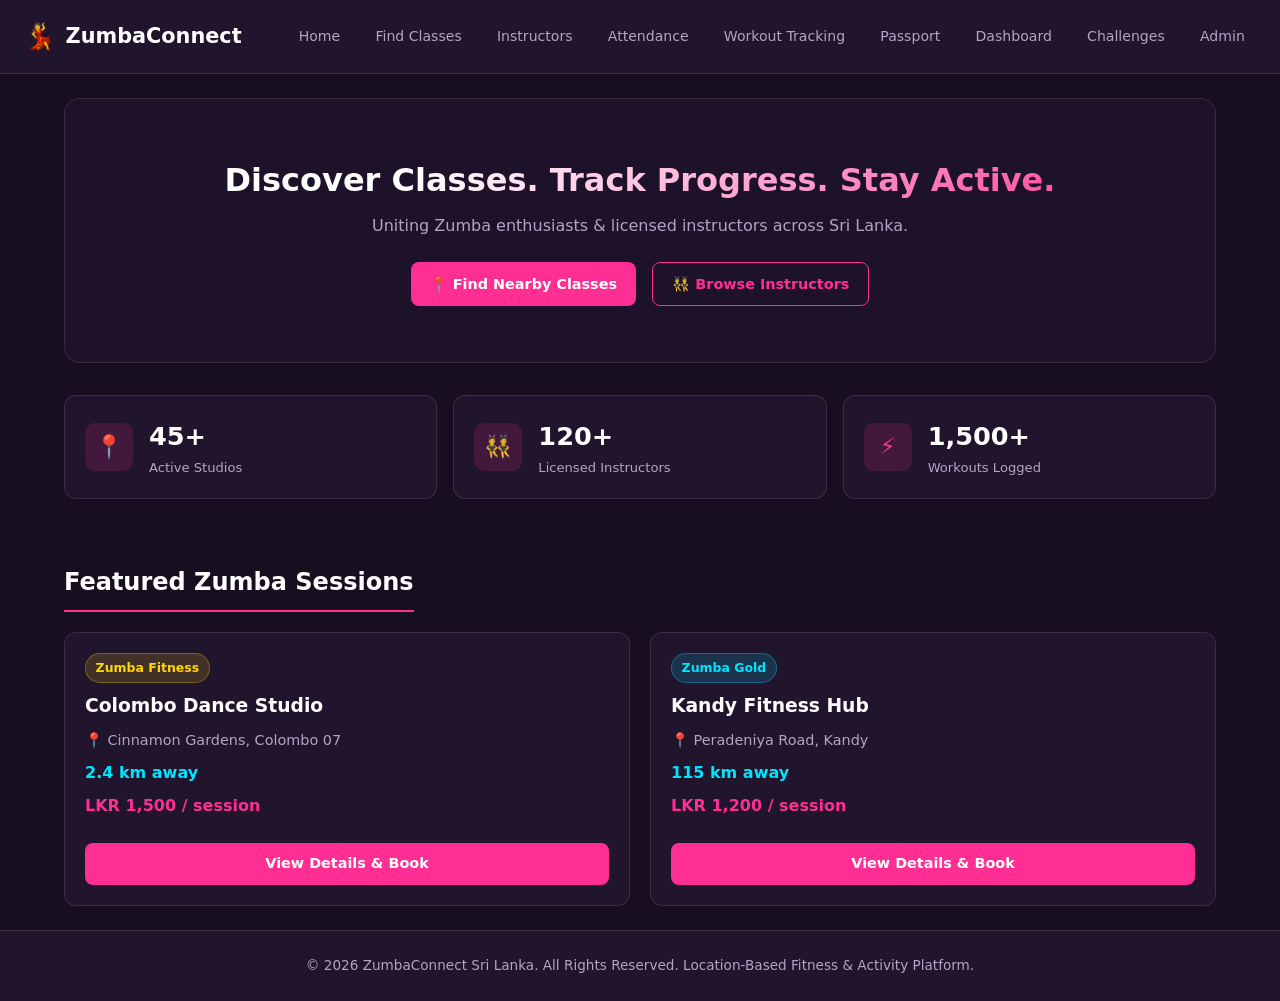
<file: index.html>
<!DOCTYPE html>
<html lang="en">
<head>
  <meta charset="UTF-8">
  <meta name="viewport" content="width=device-width, initial-scale=1.0">
  <title>ZumbaConnect - Discover Classes & Track Fitness</title>
  <link rel="stylesheet" href="styles.css">
</head>
<body>
  
  <nav class="navbar">
    <a href="index.html" class="brand">
      <span class="brand-icon">💃</span> ZumbaConnect
    </a>
    <button class="nav-toggle" onclick="toggleMobileMenu()" aria-label="Toggle Navigation">☰</button>
    <ul class="nav-links" id="nav-links">
      <li><a href="index.html" >Home</a></li>
      <li><a href="find-classes.html" >Find Classes</a></li>
      <li><a href="instructors.html" >Instructors</a></li>
      <li><a href="attendance.html" >Attendance</a></li>
      <li><a href="activity-tracking.html" >Workout Tracking</a></li>
      <li><a href="fitness-passport.html" >Passport</a></li>
      <li><a href="fitness-dashboard.html" >Dashboard</a></li>
      <li><a href="challenges.html" >Challenges</a></li>
      <li><a href="admin-dashboard.html" >Admin</a></li>
    </ul>
  </nav>

  <div class="container">
    <div class="page-header" style="padding: 3.5rem 1.5rem; background: rgba(33, 21, 46, 0.7); border-radius: 16px; border: 1px solid var(--border-color);">
      <h1 class="page-title">Discover Classes. Track Progress. Stay Active.</h1>
      <p class="page-subtitle">Uniting Zumba enthusiasts & licensed instructors across Sri Lanka.</p>
      <div style="margin-top: 1.5rem; display: flex; gap: 1rem; justify-content: center; flex-wrap: wrap;">
        <a href="find-classes.html" class="btn btn-primary">📍 Find Nearby Classes</a>
        <a href="instructors.html" class="btn btn-outline">👯 Browse Instructors</a>
      </div>
    </div>

    <div class="stats-grid" style="margin-top: 2rem;">
      <div class="stat-card">
        <div class="stat-icon">📍</div>
        <div>
          <div class="stat-value">45+</div>
          <div class="stat-label">Active Studios</div>
        </div>
      </div>
      <div class="stat-card">
        <div class="stat-icon">👯</div>
        <div>
          <div class="stat-value">120+</div>
          <div class="stat-label">Licensed Instructors</div>
        </div>
      </div>
      <div class="stat-card">
        <div class="stat-icon">⚡</div>
        <div>
          <div class="stat-value">1,500+</div>
          <div class="stat-label">Workouts Logged</div>
        </div>
      </div>
    </div>

    <h2 style="margin-top: 2.5rem; font-size: 1.5rem; border-bottom: 2px solid var(--accent-pink); padding-bottom: 0.5rem; display: inline-block;">Featured Zumba Sessions</h2>
    <div class="card-grid">
      <div class="card class-card" data-lat="6.9271" data-lng="79.8612">
        <div class="card-body">
          <span class="badge badge-gold">Zumba Fitness</span>
          <h3>Colombo Dance Studio</h3>
          <p class="card-city" style="color: var(--text-muted); font-size: 0.9rem;">📍 Cinnamon Gardens, Colombo 07</p>
          <p style="color: var(--accent-cyan); font-weight: 600;" class="dist-badge">2.4 km away</p>
          <p style="font-weight: 700; color: var(--accent-pink);">LKR 1,500 / session</p>
          <a href="find-classes.html" class="btn btn-primary btn-block" style="margin-top: 1rem;">View Details & Book</a>
        </div>
      </div>
      <div class="card class-card" data-lat="7.2906" data-lng="80.6337">
        <div class="card-body">
          <span class="badge badge-verified">Zumba Gold</span>
          <h3>Kandy Fitness Hub</h3>
          <p class="card-city" style="color: var(--text-muted); font-size: 0.9rem;">📍 Peradeniya Road, Kandy</p>
          <p style="color: var(--accent-cyan); font-weight: 600;" class="dist-badge">115 km away</p>
          <p style="font-weight: 700; color: var(--accent-pink);">LKR 1,200 / session</p>
          <a href="find-classes.html" class="btn btn-primary btn-block" style="margin-top: 1rem;">View Details & Book</a>
        </div>
      </div>
    </div>
  </div>
  
  <footer>
    <p>&copy; 2026 ZumbaConnect Sri Lanka. All Rights Reserved. Location-Based Fitness & Activity Platform.</p>
  </footer>
  <script src="app.js"></script>

</body>
</html>
</file>
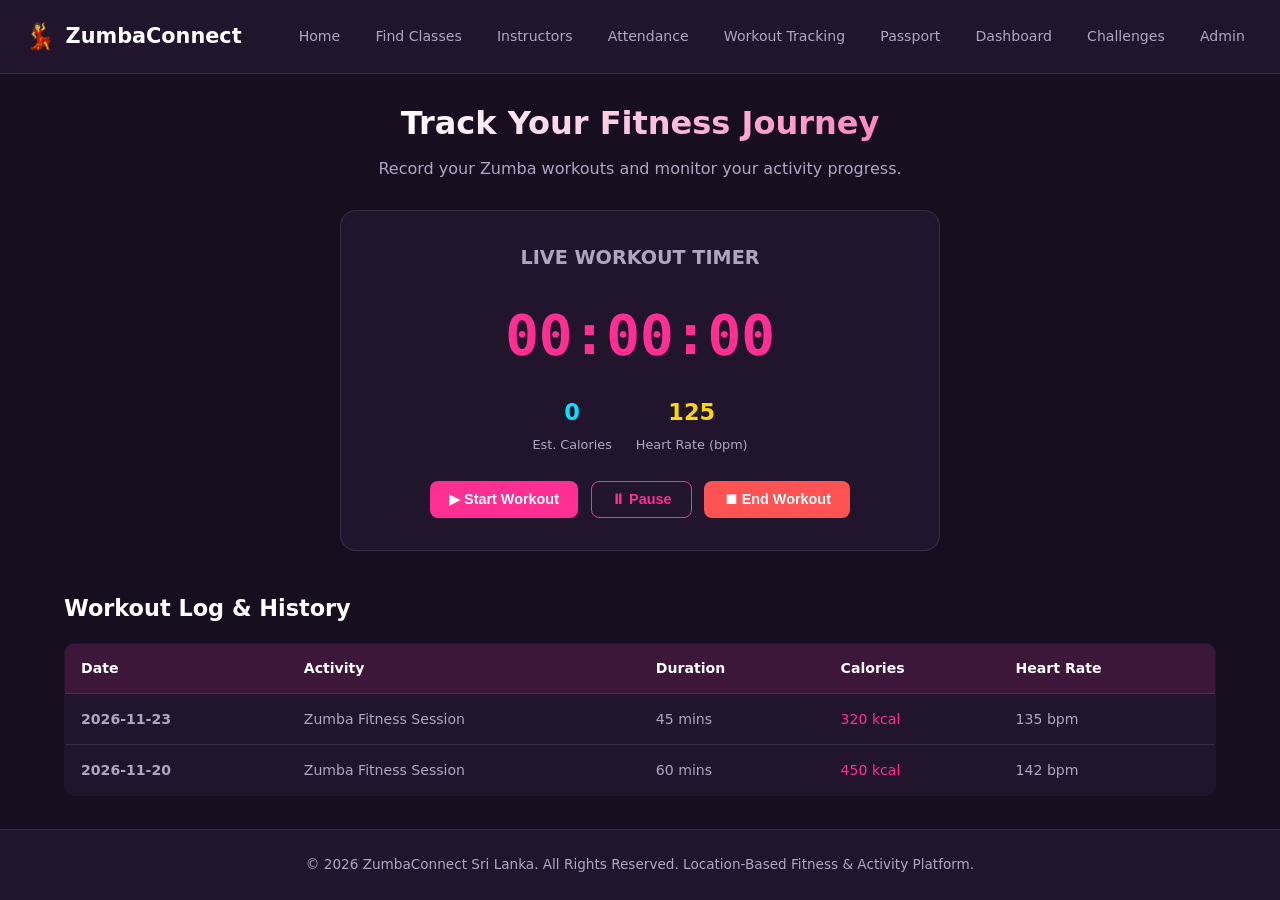
<file: activity-tracking.html>
<!DOCTYPE html>
<html lang="en">
<head>
  <meta charset="UTF-8">
  <meta name="viewport" content="width=device-width, initial-scale=1.0">
  <title>Smart Fitness Activity Tracking - ZumbaConnect</title>
  <link rel="stylesheet" href="styles.css">
</head>
<body>
  
  <nav class="navbar">
    <a href="index.html" class="brand">
      <span class="brand-icon">💃</span> ZumbaConnect
    </a>
    <button class="nav-toggle" onclick="toggleMobileMenu()" aria-label="Toggle Navigation">☰</button>
    <ul class="nav-links" id="nav-links">
      <li><a href="index.html" >Home</a></li>
      <li><a href="find-classes.html" >Find Classes</a></li>
      <li><a href="instructors.html" >Instructors</a></li>
      <li><a href="attendance.html" >Attendance</a></li>
      <li><a href="activity-tracking.html" >Workout Tracking</a></li>
      <li><a href="fitness-passport.html" >Passport</a></li>
      <li><a href="fitness-dashboard.html" >Dashboard</a></li>
      <li><a href="challenges.html" >Challenges</a></li>
      <li><a href="admin-dashboard.html" >Admin</a></li>
    </ul>
  </nav>

  <div class="container">
    <div class="page-header">
      <h1 class="page-title">Track Your Fitness Journey</h1>
      <p class="page-subtitle">Record your Zumba workouts and monitor your activity progress.</p>
    </div>

    <div style="background: var(--bg-card); border: 1px solid var(--border-color); border-radius: 16px; padding: 2rem; text-align: center; max-width: 600px; margin: 0 auto;">
      <h2 style="font-size: 1.2rem; color: var(--text-muted); text-transform: uppercase;">Live Workout Timer</h2>
      <div id="timer-display" style="font-size: 3.5rem; font-weight: 700; font-family: monospace; color: var(--accent-pink); margin: 1rem 0;">00:00:00</div>
      
      <div style="display: flex; gap: 1.5rem; justify-content: center; margin-bottom: 1.5rem;">
        <div>
          <span style="display: block; font-size: 1.4rem; font-weight: 700; color: var(--accent-cyan);" id="timer-calories">0</span>
          <span style="font-size: 0.8rem; color: var(--text-muted);">Est. Calories</span>
        </div>
        <div>
          <span style="display: block; font-size: 1.4rem; font-weight: 700; color: var(--accent-gold);" id="timer-hr">125</span>
          <span style="font-size: 0.8rem; color: var(--text-muted);">Heart Rate (bpm)</span>
        </div>
      </div>

      <div style="display: flex; gap: 0.8rem; justify-content: center; flex-wrap: wrap;">
        <button onclick="startWorkoutTimer()" class="btn btn-primary">▶ Start Workout</button>
        <button onclick="pauseWorkoutTimer()" class="btn btn-outline">⏸ Pause</button>
        <button onclick="stopWorkoutTimer()" class="btn btn-danger">⏹ End Workout</button>
      </div>
    </div>

    <h2 style="margin-top: 2.5rem; font-size: 1.4rem;">Workout Log & History</h2>
    <div class="table-responsive">
      <table class="data-table">
        <thead>
          <tr>
            <th>Date</th>
            <th>Activity</th>
            <th>Duration</th>
            <th>Calories</th>
            <th>Heart Rate</th>
          </tr>
        </thead>
        <tbody id="workout-history-body">
        </tbody>
      </table>
    </div>
  </div>

  <div id="modal-summary" class="modal-overlay">
    <div class="modal-content">
      <button onclick="closeModal('modal-summary')" class="modal-close">&times;</button>
      <h2>Workout Completed! 🎉</h2>
      <p style="color: var(--text-muted);">Session saved to your personal history.</p>
      <div style="margin: 1.5rem 0; background: rgba(0,0,0,0.2); padding: 1rem; border-radius: 8px;">
        <p><strong>Workout Type:</strong> Zumba Dance Session</p>
        <p><strong>Status:</strong> Saved to localStorage & database sync ready.</p>
      </div>
      <button onclick="closeModal('modal-summary')" class="btn btn-primary btn-block">Done</button>
    </div>
  </div>
  
  <footer>
    <p>&copy; 2026 ZumbaConnect Sri Lanka. All Rights Reserved. Location-Based Fitness & Activity Platform.</p>
  </footer>
  <script src="app.js"></script>

</body>
</html>
</file>
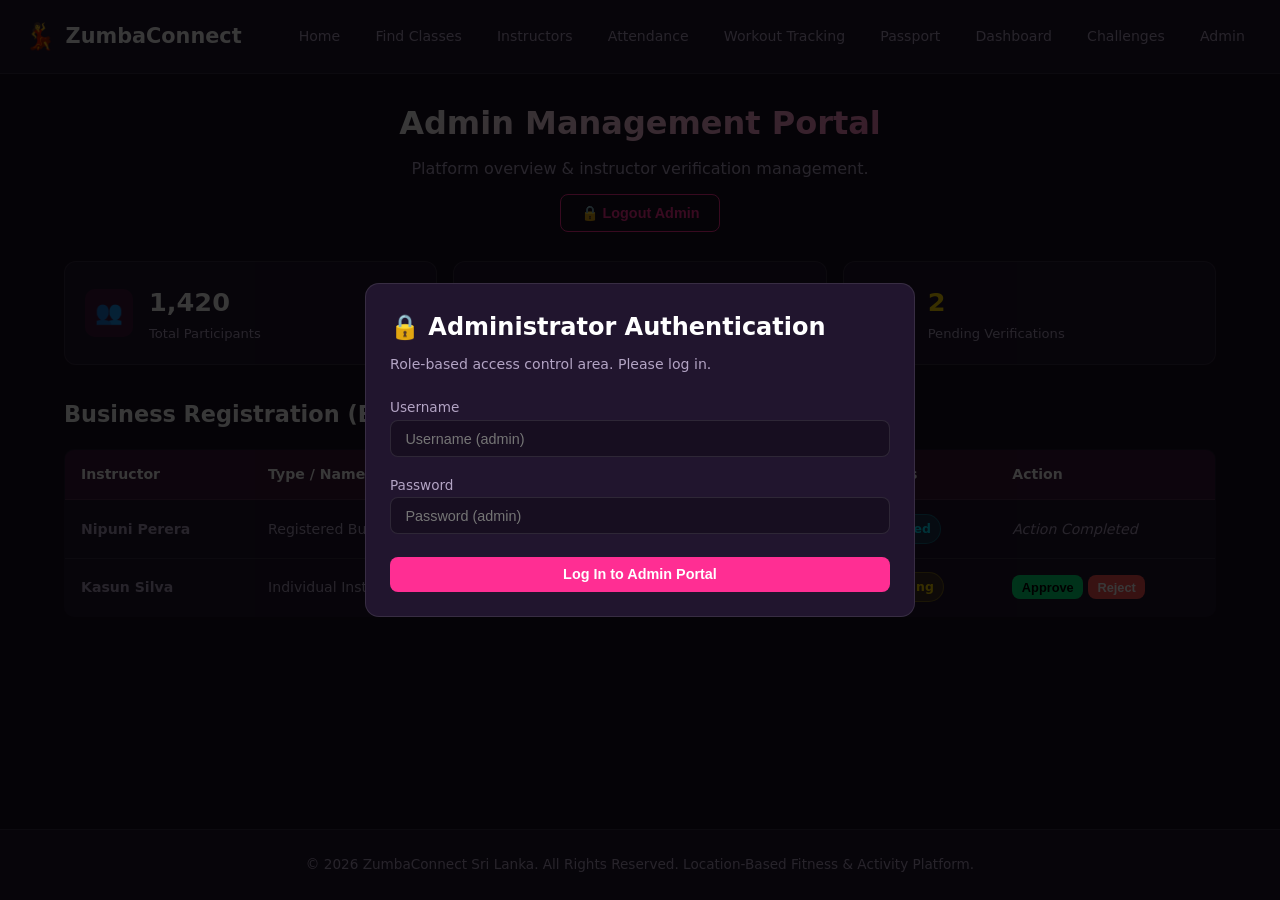
<file: admin-dashboard.html>
<!DOCTYPE html>
<html lang="en">
<head>
  <meta charset="UTF-8">
  <meta name="viewport" content="width=device-width, initial-scale=1.0">
  <title>Admin Dashboard - ZumbaConnect</title>
  <link rel="stylesheet" href="styles.css">
</head>
<body>
  
  <nav class="navbar">
    <a href="index.html" class="brand">
      <span class="brand-icon">💃</span> ZumbaConnect
    </a>
    <button class="nav-toggle" onclick="toggleMobileMenu()" aria-label="Toggle Navigation">☰</button>
    <ul class="nav-links" id="nav-links">
      <li><a href="index.html" >Home</a></li>
      <li><a href="find-classes.html" >Find Classes</a></li>
      <li><a href="instructors.html" >Instructors</a></li>
      <li><a href="attendance.html" >Attendance</a></li>
      <li><a href="activity-tracking.html" >Workout Tracking</a></li>
      <li><a href="fitness-passport.html" >Passport</a></li>
      <li><a href="fitness-dashboard.html" >Dashboard</a></li>
      <li><a href="challenges.html" >Challenges</a></li>
      <li><a href="admin-dashboard.html" >Admin</a></li>
    </ul>
  </nav>

  <div class="container">
    <div class="page-header">
      <h1 class="page-title">Admin Management Portal</h1>
      <p class="page-subtitle">Platform overview & instructor verification management.</p>
      <button onclick="handleAdminLogout()" class="btn btn-outline" style="margin-top: 0.8rem;">🔒 Logout Admin</button>
    </div>

    <div class="stats-grid">
      <div class="stat-card">
        <div class="stat-icon">👥</div>
        <div>
          <div class="stat-value">1,420</div>
          <div class="stat-label">Total Participants</div>
        </div>
      </div>
      <div class="stat-card">
        <div class="stat-icon">👯</div>
        <div>
          <div class="stat-value">124</div>
          <div class="stat-label">Instructors</div>
        </div>
      </div>
      <div class="stat-card">
        <div class="stat-icon">⏳</div>
        <div>
          <div class="stat-value" style="color: var(--accent-gold);">2</div>
          <div class="stat-label">Pending Verifications</div>
        </div>
      </div>
    </div>

    <h2 style="margin-top: 2rem; font-size: 1.4rem;">Business Registration (BR) Verification Requests</h2>
    <div class="table-responsive">
      <table class="data-table">
        <thead>
          <tr>
            <th>Instructor</th>
            <th>Type / Name</th>
            <th>BR Number</th>
            <th>Status</th>
            <th>Action</th>
          </tr>
        </thead>
        <tbody id="admin-br-table-body">
        </tbody>
      </table>
    </div>
  </div>

  <!-- Admin Login Modal Overlay -->
  <div id="admin-login-modal" class="modal-overlay">
    <div class="modal-content">
      <h2>🔒 Administrator Authentication</h2>
      <p style="color: var(--text-muted); font-size: 0.88rem; margin-top: 0.4rem;">Role-based access control area. Please log in.</p>
      <form onsubmit="handleAdminLogin(event)" style="margin-top: 1.2rem; display: flex; flex-direction: column; gap: 0.9rem;">
        <div>
          <label style="font-size: 0.85rem; color: var(--text-muted);">Username</label>
          <input type="text" id="admin-user" class="filter-input" style="width: 100%;" required placeholder="Username (admin)">
        </div>
        <div>
          <label style="font-size: 0.85rem; color: var(--text-muted);">Password</label>
          <input type="password" id="admin-pass" class="filter-input" style="width: 100%;" required placeholder="Password (admin)">
        </div>
        <button type="submit" class="btn btn-primary btn-block" style="margin-top: 0.5rem;">Log In to Admin Portal</button>
      </form>
    </div>
  </div>
  
  <footer>
    <p>&copy; 2026 ZumbaConnect Sri Lanka. All Rights Reserved. Location-Based Fitness & Activity Platform.</p>
  </footer>
  <script src="app.js"></script>

</body>
</html>
</file>
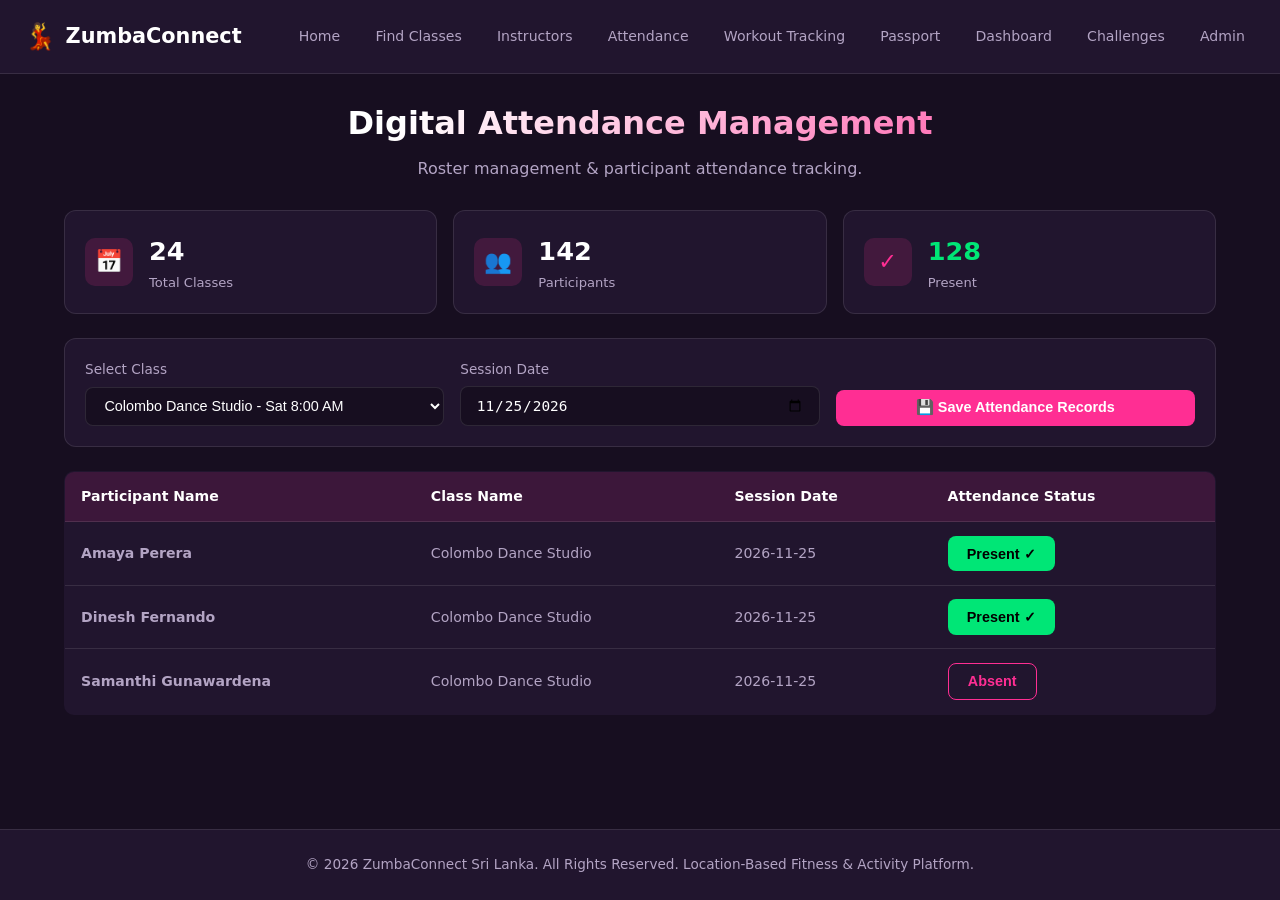
<file: attendance.html>
<!DOCTYPE html>
<html lang="en">
<head>
  <meta charset="UTF-8">
  <meta name="viewport" content="width=device-width, initial-scale=1.0">
  <title>Digital Attendance - ZumbaConnect</title>
  <link rel="stylesheet" href="styles.css">
</head>
<body>
  
  <nav class="navbar">
    <a href="index.html" class="brand">
      <span class="brand-icon">💃</span> ZumbaConnect
    </a>
    <button class="nav-toggle" onclick="toggleMobileMenu()" aria-label="Toggle Navigation">☰</button>
    <ul class="nav-links" id="nav-links">
      <li><a href="index.html" >Home</a></li>
      <li><a href="find-classes.html" >Find Classes</a></li>
      <li><a href="instructors.html" >Instructors</a></li>
      <li><a href="attendance.html" >Attendance</a></li>
      <li><a href="activity-tracking.html" >Workout Tracking</a></li>
      <li><a href="fitness-passport.html" >Passport</a></li>
      <li><a href="fitness-dashboard.html" >Dashboard</a></li>
      <li><a href="challenges.html" >Challenges</a></li>
      <li><a href="admin-dashboard.html" >Admin</a></li>
    </ul>
  </nav>

  <div class="container">
    <div class="page-header">
      <h1 class="page-title">Digital Attendance Management</h1>
      <p class="page-subtitle">Roster management & participant attendance tracking.</p>
    </div>

    <div class="stats-grid">
      <div class="stat-card">
        <div class="stat-icon">📅</div>
        <div>
          <div class="stat-value">24</div>
          <div class="stat-label">Total Classes</div>
        </div>
      </div>
      <div class="stat-card">
        <div class="stat-icon">👥</div>
        <div>
          <div class="stat-value">142</div>
          <div class="stat-label">Participants</div>
        </div>
      </div>
      <div class="stat-card">
        <div class="stat-icon">✓</div>
        <div>
          <div id="stat-present-count" class="stat-value" style="color: var(--accent-green);">128</div>
          <div class="stat-label">Present</div>
        </div>
      </div>
    </div>

    <div class="filter-bar">
      <div class="filter-group">
        <label>Select Class</label>
        <select class="filter-select">
          <option>Colombo Dance Studio - Sat 8:00 AM</option>
          <option>Kandy Fitness Hub - Thu 5:30 PM</option>
        </select>
      </div>
      <div class="filter-group">
        <label>Session Date</label>
        <input type="date" class="filter-input" value="2026-11-25">
      </div>
      <div class="filter-group" style="justify-content: flex-end;">
        <button onclick="saveAttendanceRoster()" class="btn btn-primary">💾 Save Attendance Records</button>
      </div>
    </div>

    <div class="table-responsive">
      <table class="data-table">
        <thead>
          <tr>
            <th>Participant Name</th>
            <th>Class Name</th>
            <th>Session Date</th>
            <th>Attendance Status</th>
          </tr>
        </thead>
        <tbody>
          <tr class="att-row" data-name="Amaya Perera">
            <td><strong>Amaya Perera</strong></td>
            <td>Colombo Dance Studio</td>
            <td>2026-11-25</td>
            <td><button onclick="toggleAttendance(this)" class="btn btn-success btn-att" data-status="present">Present ✓</button></td>
          </tr>
          <tr class="att-row" data-name="Dinesh Fernando">
            <td><strong>Dinesh Fernando</strong></td>
            <td>Colombo Dance Studio</td>
            <td>2026-11-25</td>
            <td><button onclick="toggleAttendance(this)" class="btn btn-success btn-att" data-status="present">Present ✓</button></td>
          </tr>
          <tr class="att-row" data-name="Samanthi Gunawardena">
            <td><strong>Samanthi Gunawardena</strong></td>
            <td>Colombo Dance Studio</td>
            <td>2026-11-25</td>
            <td><button onclick="toggleAttendance(this)" class="btn btn-outline btn-att" data-status="absent">Absent</button></td>
          </tr>
        </tbody>
      </table>
    </div>
  </div>
  
  <footer>
    <p>&copy; 2026 ZumbaConnect Sri Lanka. All Rights Reserved. Location-Based Fitness & Activity Platform.</p>
  </footer>
  <script src="app.js"></script>

</body>
</html>
</file>
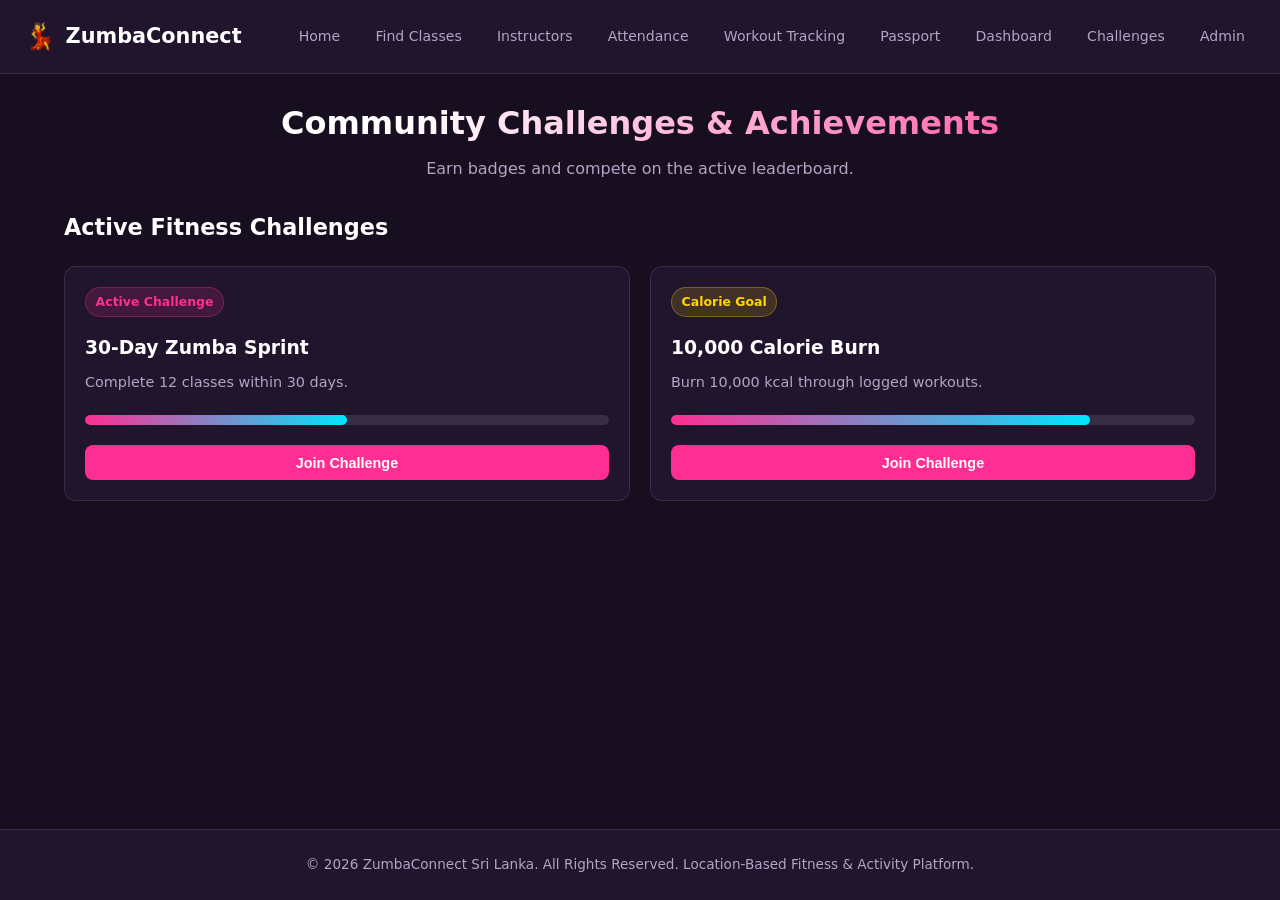
<file: challenges.html>
<!DOCTYPE html>
<html lang="en">
<head>
  <meta charset="UTF-8">
  <meta name="viewport" content="width=device-width, initial-scale=1.0">
  <title>Challenges & Badges - ZumbaConnect</title>
  <link rel="stylesheet" href="styles.css">
</head>
<body>
  
  <nav class="navbar">
    <a href="index.html" class="brand">
      <span class="brand-icon">💃</span> ZumbaConnect
    </a>
    <button class="nav-toggle" onclick="toggleMobileMenu()" aria-label="Toggle Navigation">☰</button>
    <ul class="nav-links" id="nav-links">
      <li><a href="index.html" >Home</a></li>
      <li><a href="find-classes.html" >Find Classes</a></li>
      <li><a href="instructors.html" >Instructors</a></li>
      <li><a href="attendance.html" >Attendance</a></li>
      <li><a href="activity-tracking.html" >Workout Tracking</a></li>
      <li><a href="fitness-passport.html" >Passport</a></li>
      <li><a href="fitness-dashboard.html" >Dashboard</a></li>
      <li><a href="challenges.html" >Challenges</a></li>
      <li><a href="admin-dashboard.html" >Admin</a></li>
    </ul>
  </nav>

  <div class="container">
    <div class="page-header">
      <h1 class="page-title">Community Challenges & Achievements</h1>
      <p class="page-subtitle">Earn badges and compete on the active leaderboard.</p>
    </div>

    <h2 style="font-size: 1.4rem;">Active Fitness Challenges</h2>
    <div class="card-grid">
      <div class="card">
        <div class="card-body">
          <span class="badge badge-pink">Active Challenge</span>
          <h3 style="margin-top: 0.5rem;">30-Day Zumba Sprint</h3>
          <p style="font-size: 0.9rem; color: var(--text-muted);">Complete 12 classes within 30 days.</p>
          <div class="progress-bar-bg" style="margin: 0.8rem 0;">
            <div class="progress-bar-fill" style="width: 50%;"></div>
          </div>
          <button id="btn-challenge-1" onclick="joinChallenge(1, '30-Day Zumba Sprint')" class="btn btn-primary btn-block">Join Challenge</button>
        </div>
      </div>
      <div class="card">
        <div class="card-body">
          <span class="badge badge-gold">Calorie Goal</span>
          <h3 style="margin-top: 0.5rem;">10,000 Calorie Burn</h3>
          <p style="font-size: 0.9rem; color: var(--text-muted);">Burn 10,000 kcal through logged workouts.</p>
          <div class="progress-bar-bg" style="margin: 0.8rem 0;">
            <div class="progress-bar-fill" style="width: 80%;"></div>
          </div>
          <button id="btn-challenge-2" onclick="joinChallenge(2, '10,000 Calorie Burn')" class="btn btn-primary btn-block">Join Challenge</button>
        </div>
      </div>
    </div>
  </div>
  
  <footer>
    <p>&copy; 2026 ZumbaConnect Sri Lanka. All Rights Reserved. Location-Based Fitness & Activity Platform.</p>
  </footer>
  <script src="app.js"></script>

</body>
</html>
</file>
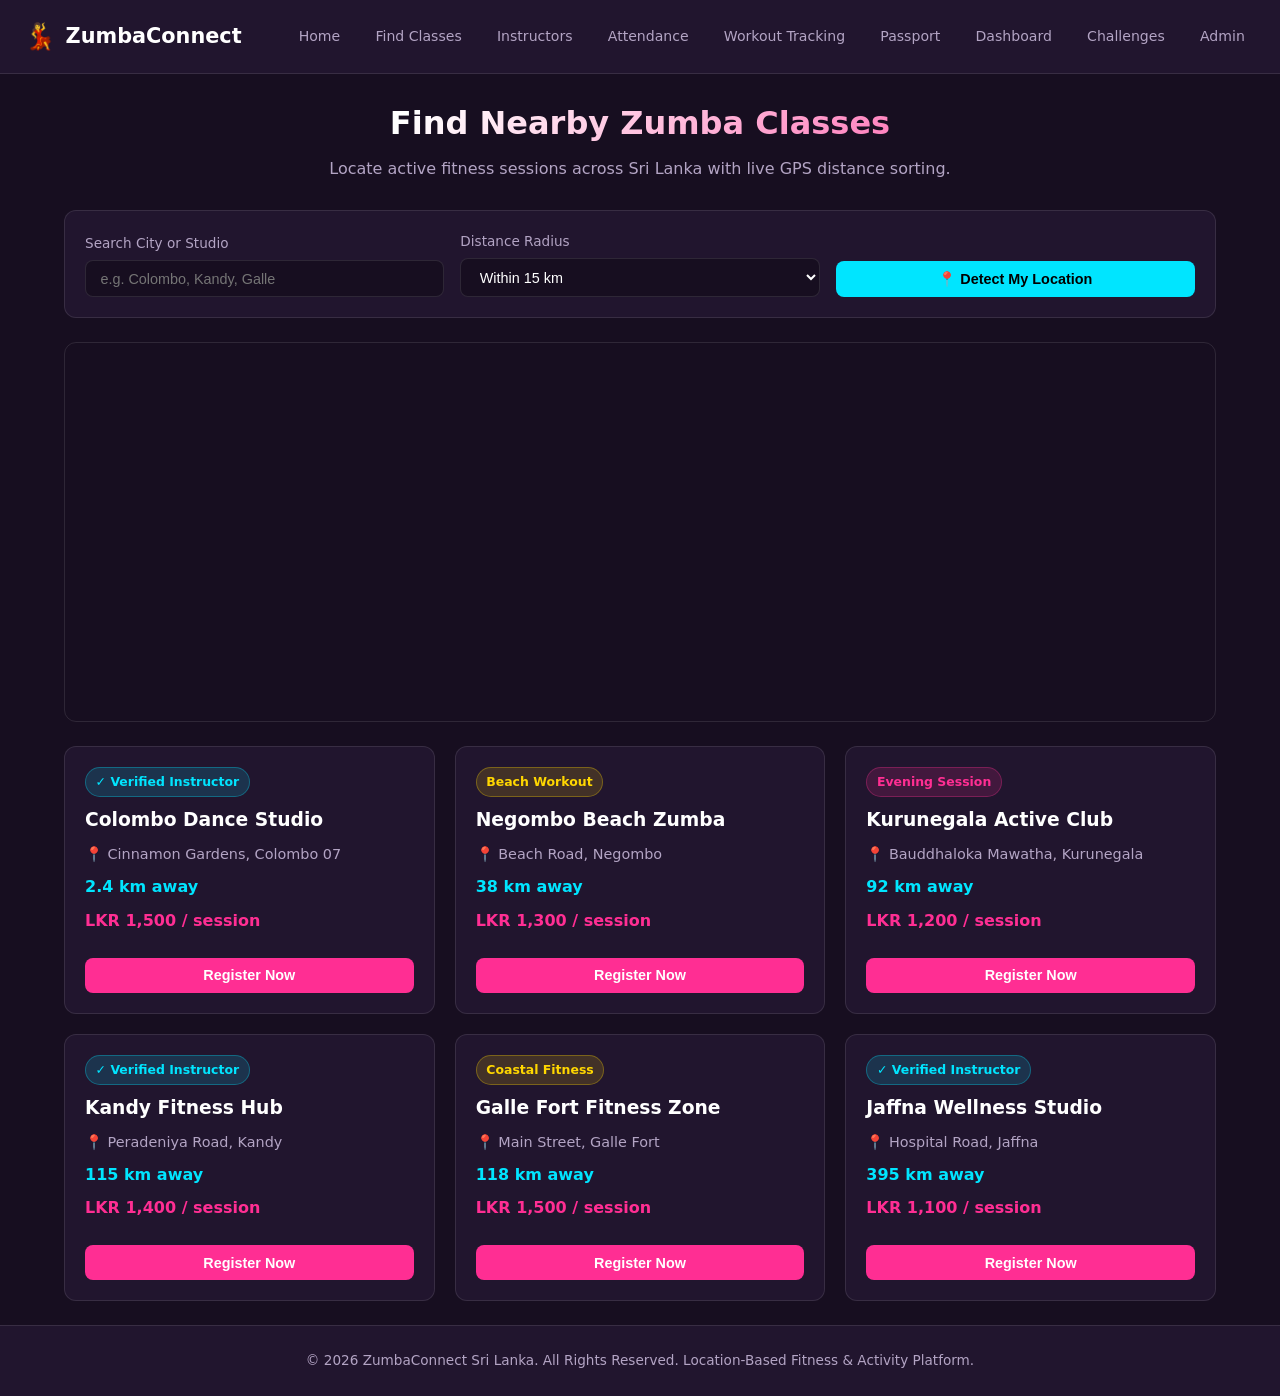
<file: find-classes.html>
<!DOCTYPE html>
<html lang="en">
<head>
  <meta charset="UTF-8">
  <meta name="viewport" content="width=device-width, initial-scale=1.0">
  <title>Find Zumba Classes - ZumbaConnect</title>
  <link rel="stylesheet" href="styles.css">
</head>
<body>
  
  <nav class="navbar">
    <a href="index.html" class="brand">
      <span class="brand-icon">💃</span> ZumbaConnect
    </a>
    <button class="nav-toggle" onclick="toggleMobileMenu()" aria-label="Toggle Navigation">☰</button>
    <ul class="nav-links" id="nav-links">
      <li><a href="index.html" >Home</a></li>
      <li><a href="find-classes.html" >Find Classes</a></li>
      <li><a href="instructors.html" >Instructors</a></li>
      <li><a href="attendance.html" >Attendance</a></li>
      <li><a href="activity-tracking.html" >Workout Tracking</a></li>
      <li><a href="fitness-passport.html" >Passport</a></li>
      <li><a href="fitness-dashboard.html" >Dashboard</a></li>
      <li><a href="challenges.html" >Challenges</a></li>
      <li><a href="admin-dashboard.html" >Admin</a></li>
    </ul>
  </nav>

  <div class="container">
    <div class="page-header">
      <h1 class="page-title">Find Nearby Zumba Classes</h1>
      <p class="page-subtitle">Locate active fitness sessions across Sri Lanka with live GPS distance sorting.</p>
    </div>

    <div id="location-status" class="location-status" style="display: none;"></div>

    <div class="filter-bar">
      <div class="filter-group">
        <label>Search City or Studio</label>
        <input type="text" id="filter-search" class="filter-input" placeholder="e.g. Colombo, Kandy, Galle">
      </div>
      <div class="filter-group">
        <label>Distance Radius</label>
        <select id="filter-radius" class="filter-select">
          <option value="5">Within 5 km</option>
          <option value="15" selected>Within 15 km</option>
          <option value="50">Within 50 km</option>
          <option value="all">All Sri Lanka</option>
        </select>
      </div>
      <div class="filter-group" style="justify-content: flex-end;">
        <button onclick="detectUserLocation()" class="btn btn-cyan">📍 Detect My Location</button>
      </div>
    </div>

    <div class="map-frame">
      <iframe id="google-map-iframe" src="https://maps.google.com/maps?q=6.9271,79.8612&z=11&output=embed" width="100%" height="100%" style="border:0;" allowfullscreen="" loading="lazy"></iframe>
    </div>

    <div id="class-cards-container" class="card-grid">
      <div class="card class-card" data-lat="6.9271" data-lng="79.8612">
        <div class="card-body">
          <span class="badge badge-verified">✓ Verified Instructor</span>
          <h3>Colombo Dance Studio</h3>
          <p class="card-city" style="color: var(--text-muted); font-size: 0.9rem;">📍 Cinnamon Gardens, Colombo 07</p>
          <p style="color: var(--accent-cyan); font-weight: 600;" class="dist-badge">2.4 km away</p>
          <p style="font-weight: 700; color: var(--accent-pink);">LKR 1,500 / session</p>
          <button onclick="openModal('modal-book')" class="btn btn-primary btn-block" style="margin-top: 1rem;">Register Now</button>
        </div>
      </div>
      <div class="card class-card" data-lat="7.2008" data-lng="79.8737">
        <div class="card-body">
          <span class="badge badge-gold">Beach Workout</span>
          <h3>Negombo Beach Zumba</h3>
          <p class="card-city" style="color: var(--text-muted); font-size: 0.9rem;">📍 Beach Road, Negombo</p>
          <p style="color: var(--accent-cyan); font-weight: 600;" class="dist-badge">38 km away</p>
          <p style="font-weight: 700; color: var(--accent-pink);">LKR 1,300 / session</p>
          <button onclick="openModal('modal-book')" class="btn btn-primary btn-block" style="margin-top: 1rem;">Register Now</button>
        </div>
      </div>
      <div class="card class-card" data-lat="7.4863" data-lng="80.3623">
        <div class="card-body">
          <span class="badge badge-pink">Evening Session</span>
          <h3>Kurunegala Active Club</h3>
          <p class="card-city" style="color: var(--text-muted); font-size: 0.9rem;">📍 Bauddhaloka Mawatha, Kurunegala</p>
          <p style="color: var(--accent-cyan); font-weight: 600;" class="dist-badge">92 km away</p>
          <p style="font-weight: 700; color: var(--accent-pink);">LKR 1,200 / session</p>
          <button onclick="openModal('modal-book')" class="btn btn-primary btn-block" style="margin-top: 1rem;">Register Now</button>
        </div>
      </div>
      <div class="card class-card" data-lat="7.2906" data-lng="80.6337">
        <div class="card-body">
          <span class="badge badge-verified">✓ Verified Instructor</span>
          <h3>Kandy Fitness Hub</h3>
          <p class="card-city" style="color: var(--text-muted); font-size: 0.9rem;">📍 Peradeniya Road, Kandy</p>
          <p style="color: var(--accent-cyan); font-weight: 600;" class="dist-badge">115 km away</p>
          <p style="font-weight: 700; color: var(--accent-pink);">LKR 1,400 / session</p>
          <button onclick="openModal('modal-book')" class="btn btn-primary btn-block" style="margin-top: 1rem;">Register Now</button>
        </div>
      </div>
      <div class="card class-card" data-lat="6.0535" data-lng="80.2210">
        <div class="card-body">
          <span class="badge badge-gold">Coastal Fitness</span>
          <h3>Galle Fort Fitness Zone</h3>
          <p class="card-city" style="color: var(--text-muted); font-size: 0.9rem;">📍 Main Street, Galle Fort</p>
          <p style="color: var(--accent-cyan); font-weight: 600;" class="dist-badge">118 km away</p>
          <p style="font-weight: 700; color: var(--accent-pink);">LKR 1,500 / session</p>
          <button onclick="openModal('modal-book')" class="btn btn-primary btn-block" style="margin-top: 1rem;">Register Now</button>
        </div>
      </div>
      <div class="card class-card" data-lat="9.6615" data-lng="80.0255">
        <div class="card-body">
          <span class="badge badge-verified">✓ Verified Instructor</span>
          <h3>Jaffna Wellness Studio</h3>
          <p class="card-city" style="color: var(--text-muted); font-size: 0.9rem;">📍 Hospital Road, Jaffna</p>
          <p style="color: var(--accent-cyan); font-weight: 600;" class="dist-badge">395 km away</p>
          <p style="font-weight: 700; color: var(--accent-pink);">LKR 1,100 / session</p>
          <button onclick="openModal('modal-book')" class="btn btn-primary btn-block" style="margin-top: 1rem;">Register Now</button>
        </div>
      </div>
    </div>
  </div>

  <div id="modal-book" class="modal-overlay">
    <div class="modal-content">
      <button onclick="closeModal('modal-book')" class="modal-close">&times;</button>
      <h2>Class Registration Confirmation</h2>
      <p style="color: var(--text-muted); margin-top: 0.4rem;">Reserve your slot for the upcoming session.</p>
      <div style="margin: 1.2rem 0; background: rgba(0,0,0,0.2); padding: 1rem; border-radius: 8px;">
        <p><strong>Studio:</strong> Colombo Dance Studio</p>
        <p><strong>Schedule:</strong> Saturdays at 8:00 AM</p>
        <p><strong>Fee:</strong> LKR 1,500</p>
        <p><strong>Capacity:</strong> 8 seats remaining</p>
      </div>
      <button onclick="alert('Registration Successful! Your seat has been reserved.'); closeModal('modal-book');" class="btn btn-primary btn-block">Confirm Booking</button>
    </div>
  </div>
  
  <footer>
    <p>&copy; 2026 ZumbaConnect Sri Lanka. All Rights Reserved. Location-Based Fitness & Activity Platform.</p>
  </footer>
  <script src="app.js"></script>

</body>
</html>
</file>
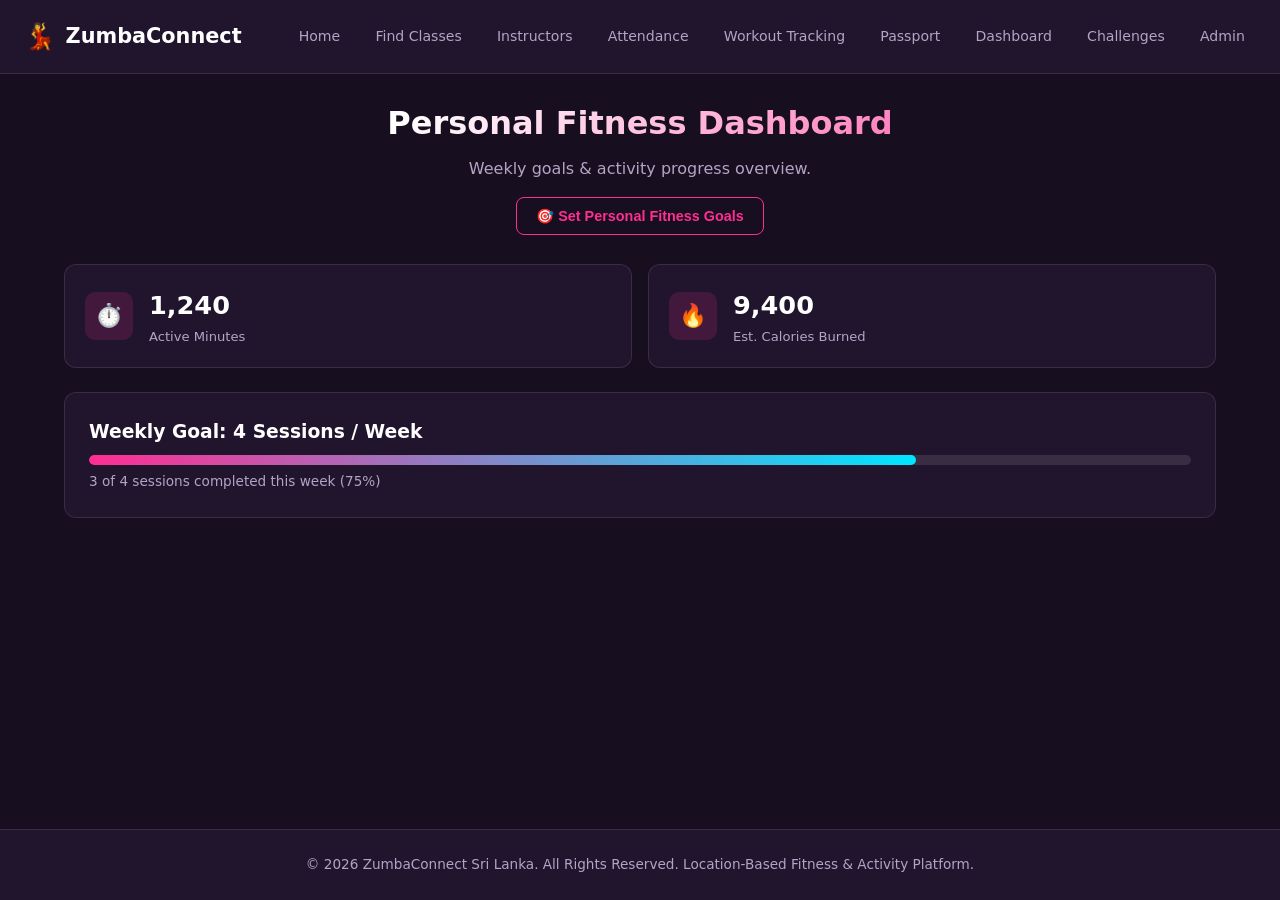
<file: fitness-dashboard.html>
<!DOCTYPE html>
<html lang="en">
<head>
  <meta charset="UTF-8">
  <meta name="viewport" content="width=device-width, initial-scale=1.0">
  <title>Personal Dashboard - ZumbaConnect</title>
  <link rel="stylesheet" href="styles.css">
</head>
<body>
  
  <nav class="navbar">
    <a href="index.html" class="brand">
      <span class="brand-icon">💃</span> ZumbaConnect
    </a>
    <button class="nav-toggle" onclick="toggleMobileMenu()" aria-label="Toggle Navigation">☰</button>
    <ul class="nav-links" id="nav-links">
      <li><a href="index.html" >Home</a></li>
      <li><a href="find-classes.html" >Find Classes</a></li>
      <li><a href="instructors.html" >Instructors</a></li>
      <li><a href="attendance.html" >Attendance</a></li>
      <li><a href="activity-tracking.html" >Workout Tracking</a></li>
      <li><a href="fitness-passport.html" >Passport</a></li>
      <li><a href="fitness-dashboard.html" >Dashboard</a></li>
      <li><a href="challenges.html" >Challenges</a></li>
      <li><a href="admin-dashboard.html" >Admin</a></li>
    </ul>
  </nav>

  <div class="container">
    <div class="page-header">
      <h1 class="page-title">Personal Fitness Dashboard</h1>
      <p class="page-subtitle">Weekly goals & activity progress overview.</p>
      <button onclick="openModal('modal-goals')" class="btn btn-outline" style="margin-top: 1rem;">🎯 Set Personal Fitness Goals</button>
    </div>

    <div class="stats-grid">
      <div class="stat-card">
        <div class="stat-icon">⏱️</div>
        <div>
          <div class="stat-value">1,240</div>
          <div class="stat-label">Active Minutes</div>
        </div>
      </div>
      <div class="stat-card">
        <div class="stat-icon">🔥</div>
        <div>
          <div class="stat-value">9,400</div>
          <div class="stat-label">Est. Calories Burned</div>
        </div>
      </div>
    </div>

    <div style="background: var(--bg-card); border: 1px solid var(--border-color); padding: 1.5rem; border-radius: 12px; margin-top: 1.5rem;">
      <h3 style="margin-bottom: 0.5rem;" id="display-weekly-goal">Weekly Goal: 4 Sessions / Week</h3>
      <div class="progress-bar-bg">
        <div class="progress-bar-fill" style="width: 75%;"></div>
      </div>
      <p style="font-size: 0.85rem; color: var(--text-muted); margin-top: 0.4rem;">3 of 4 sessions completed this week (75%)</p>
    </div>
  </div>

  <div id="modal-goals" class="modal-overlay">
    <div class="modal-content">
      <button onclick="closeModal('modal-goals')" class="modal-close">&times;</button>
      <h2>Set Personal Goals</h2>
      <form onsubmit="saveGoals(event)" style="margin-top: 1rem; display: flex; flex-direction: column; gap: 1rem;">
        <div>
          <label style="font-size: 0.85rem; color: var(--text-muted);">Weekly Workout Goal (Sessions)</label>
          <input type="number" id="goal-weekly" class="filter-input" style="width: 100%;" value="4">
        </div>
        <div>
          <label style="font-size: 0.85rem; color: var(--text-muted);">Target Duration per Session (Mins)</label>
          <input type="number" id="goal-duration" class="filter-input" style="width: 100%;" value="45">
        </div>
        <button type="submit" class="btn btn-primary btn-block">Save Goals</button>
      </form>
    </div>
  </div>
  
  <footer>
    <p>&copy; 2026 ZumbaConnect Sri Lanka. All Rights Reserved. Location-Based Fitness & Activity Platform.</p>
  </footer>
  <script src="app.js"></script>

</body>
</html>
</file>
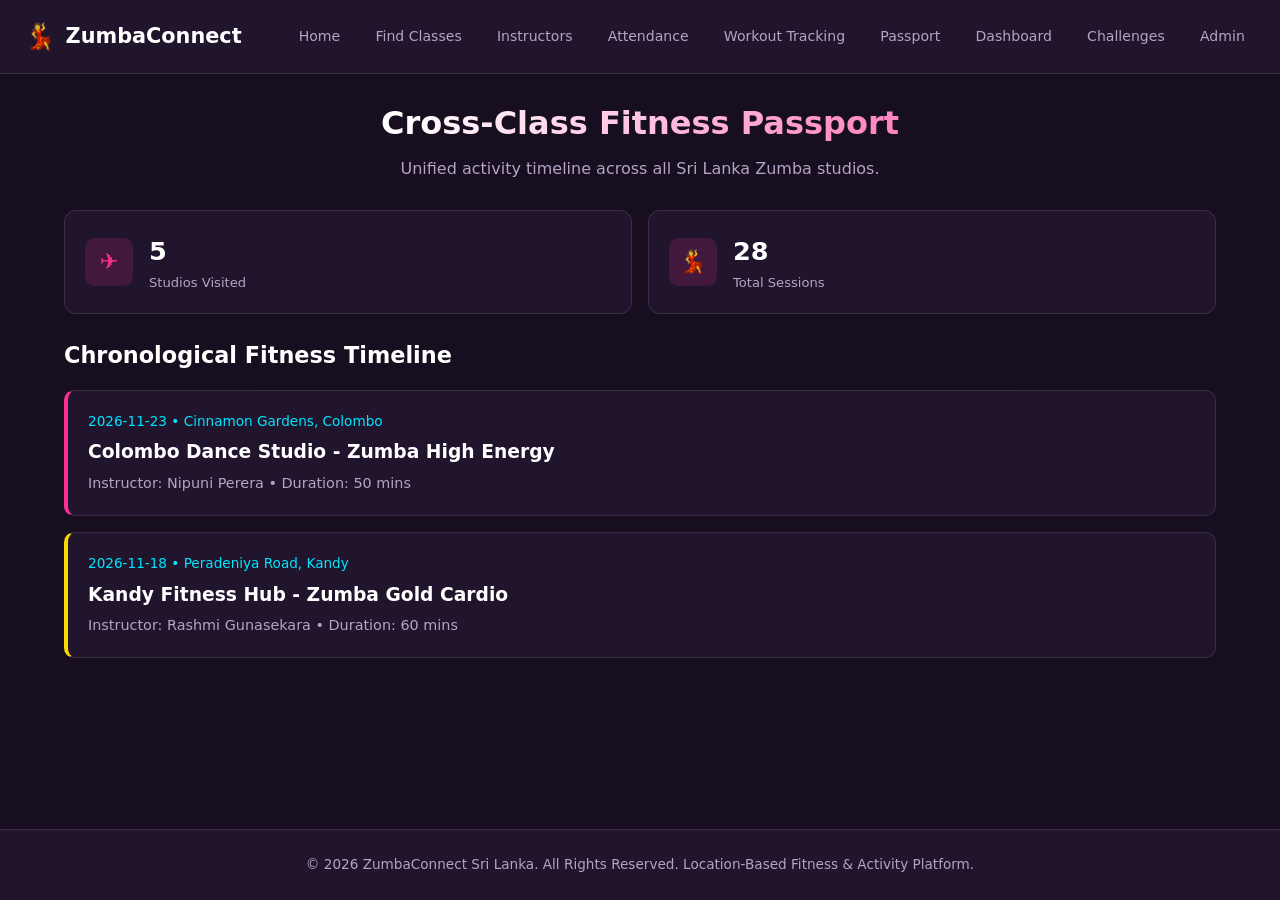
<file: fitness-passport.html>
<!DOCTYPE html>
<html lang="en">
<head>
  <meta charset="UTF-8">
  <meta name="viewport" content="width=device-width, initial-scale=1.0">
  <title>Fitness Passport - ZumbaConnect</title>
  <link rel="stylesheet" href="styles.css">
</head>
<body>
  
  <nav class="navbar">
    <a href="index.html" class="brand">
      <span class="brand-icon">💃</span> ZumbaConnect
    </a>
    <button class="nav-toggle" onclick="toggleMobileMenu()" aria-label="Toggle Navigation">☰</button>
    <ul class="nav-links" id="nav-links">
      <li><a href="index.html" >Home</a></li>
      <li><a href="find-classes.html" >Find Classes</a></li>
      <li><a href="instructors.html" >Instructors</a></li>
      <li><a href="attendance.html" >Attendance</a></li>
      <li><a href="activity-tracking.html" >Workout Tracking</a></li>
      <li><a href="fitness-passport.html" >Passport</a></li>
      <li><a href="fitness-dashboard.html" >Dashboard</a></li>
      <li><a href="challenges.html" >Challenges</a></li>
      <li><a href="admin-dashboard.html" >Admin</a></li>
    </ul>
  </nav>

  <div class="container">
    <div class="page-header">
      <h1 class="page-title">Cross-Class Fitness Passport</h1>
      <p class="page-subtitle">Unified activity timeline across all Sri Lanka Zumba studios.</p>
    </div>

    <div class="stats-grid">
      <div class="stat-card">
        <div class="stat-icon">✈️</div>
        <div>
          <div class="stat-value">5</div>
          <div class="stat-label">Studios Visited</div>
        </div>
      </div>
      <div class="stat-card">
        <div class="stat-icon">💃</div>
        <div>
          <div class="stat-value">28</div>
          <div class="stat-label">Total Sessions</div>
        </div>
      </div>
    </div>

    <h2 style="margin-top: 1.5rem; font-size: 1.4rem;">Chronological Fitness Timeline</h2>
    <div style="margin-top: 1rem; display: flex; flex-direction: column; gap: 1rem;">
      <div style="background: var(--bg-card); border: 1px solid var(--border-color); padding: 1.25rem; border-radius: 10px; border-left: 4px solid var(--accent-pink);">
        <p style="font-size: 0.85rem; color: var(--accent-cyan);">2026-11-23 • Cinnamon Gardens, Colombo</p>
        <h3 style="margin: 0.3rem 0;">Colombo Dance Studio - Zumba High Energy</h3>
        <p style="font-size: 0.9rem; color: var(--text-muted);">Instructor: Nipuni Perera • Duration: 50 mins</p>
      </div>
      <div style="background: var(--bg-card); border: 1px solid var(--border-color); padding: 1.25rem; border-radius: 10px; border-left: 4px solid var(--accent-gold);">
        <p style="font-size: 0.85rem; color: var(--accent-cyan);">2026-11-18 • Peradeniya Road, Kandy</p>
        <h3 style="margin: 0.3rem 0;">Kandy Fitness Hub - Zumba Gold Cardio</h3>
        <p style="font-size: 0.9rem; color: var(--text-muted);">Instructor: Rashmi Gunasekara • Duration: 60 mins</p>
      </div>
    </div>
  </div>
  
  <footer>
    <p>&copy; 2026 ZumbaConnect Sri Lanka. All Rights Reserved. Location-Based Fitness & Activity Platform.</p>
  </footer>
  <script src="app.js"></script>

</body>
</html>
</file>
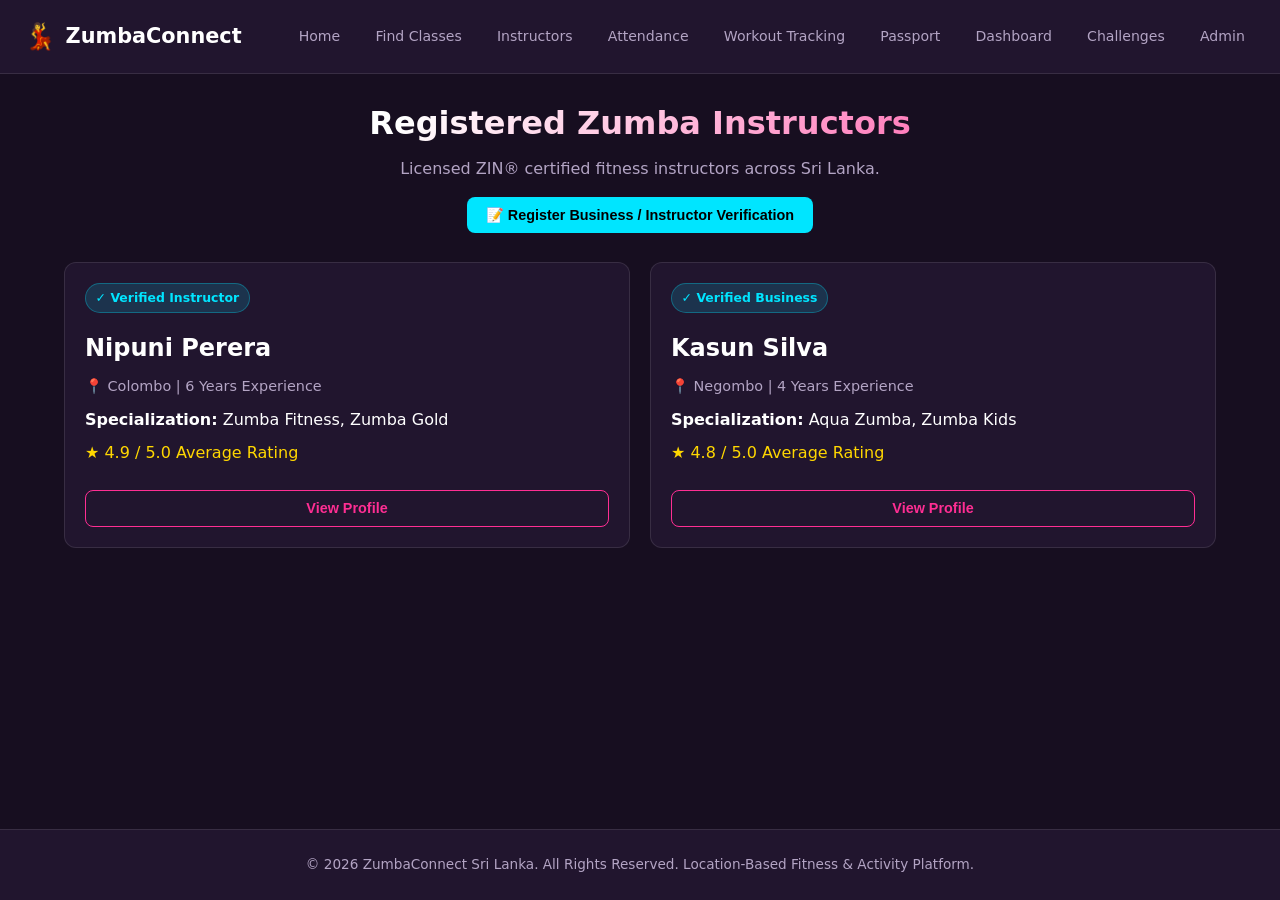
<file: instructors.html>
<!DOCTYPE html>
<html lang="en">
<head>
  <meta charset="UTF-8">
  <meta name="viewport" content="width=device-width, initial-scale=1.0">
  <title>Instructor Profiles - ZumbaConnect</title>
  <link rel="stylesheet" href="styles.css">
</head>
<body>
  
  <nav class="navbar">
    <a href="index.html" class="brand">
      <span class="brand-icon">💃</span> ZumbaConnect
    </a>
    <button class="nav-toggle" onclick="toggleMobileMenu()" aria-label="Toggle Navigation">☰</button>
    <ul class="nav-links" id="nav-links">
      <li><a href="index.html" >Home</a></li>
      <li><a href="find-classes.html" >Find Classes</a></li>
      <li><a href="instructors.html" >Instructors</a></li>
      <li><a href="attendance.html" >Attendance</a></li>
      <li><a href="activity-tracking.html" >Workout Tracking</a></li>
      <li><a href="fitness-passport.html" >Passport</a></li>
      <li><a href="fitness-dashboard.html" >Dashboard</a></li>
      <li><a href="challenges.html" >Challenges</a></li>
      <li><a href="admin-dashboard.html" >Admin</a></li>
    </ul>
  </nav>

  <div class="container">
    <div class="page-header">
      <h1 class="page-title">Registered Zumba Instructors</h1>
      <p class="page-subtitle">Licensed ZIN® certified fitness instructors across Sri Lanka.</p>
      <button onclick="openModal('modal-business')" class="btn btn-cyan" style="margin-top: 1rem;">📝 Register Business / Instructor Verification</button>
    </div>

    <div class="card-grid">
      <div class="card">
        <div class="card-body">
          <span class="badge badge-verified">✓ Verified Instructor</span>
          <h2 style="margin-top: 0.5rem;">Nipuni Perera</h2>
          <p style="color: var(--text-muted); font-size: 0.9rem;">📍 Colombo | 6 Years Experience</p>
          <p><strong>Specialization:</strong> Zumba Fitness, Zumba Gold</p>
          <p style="color: var(--accent-gold);">★ 4.9 / 5.0 Average Rating</p>
          <button onclick="openModal('modal-profile')" class="btn btn-outline btn-block" style="margin-top: 1rem;">View Profile</button>
        </div>
      </div>
      <div class="card">
        <div class="card-body">
          <span class="badge badge-verified">✓ Verified Business</span>
          <h2 style="margin-top: 0.5rem;">Kasun Silva</h2>
          <p style="color: var(--text-muted); font-size: 0.9rem;">📍 Negombo | 4 Years Experience</p>
          <p><strong>Specialization:</strong> Aqua Zumba, Zumba Kids</p>
          <p style="color: var(--accent-gold);">★ 4.8 / 5.0 Average Rating</p>
          <button onclick="openModal('modal-profile')" class="btn btn-outline btn-block" style="margin-top: 1rem;">View Profile</button>
        </div>
      </div>
    </div>
  </div>

  <div id="modal-profile" class="modal-overlay">
    <div class="modal-content">
      <button onclick="closeModal('modal-profile')" class="modal-close">&times;</button>
      <h2>Nipuni Perera - Instructor Profile</h2>
      <p style="color: var(--text-muted);">Licensed ZIN® Member since 2018</p>
      <hr style="border-color: var(--border-color); margin: 1rem 0;">
      <p>Certified Zumba instructor specializing in high-energy fitness routines and cardio sessions for all age groups.</p>
      <h3 style="margin-top: 1rem;">Active Classes:</h3>
      <ul style="margin-left: 1.25rem; color: var(--text-muted);">
        <li>Colombo Dance Studio (Sat 8:00 AM) - LKR 1,500</li>
      </ul>
    </div>
  </div>

  <div id="modal-business" class="modal-overlay">
    <div class="modal-content">
      <button onclick="closeModal('modal-business')" class="modal-close">&times;</button>
      <h2>Instructor & Business Verification Form</h2>
      <p style="color: var(--text-muted); font-size: 0.88rem;">Submit your details for Admin badge approval. Private documents are kept confidential.</p>
      <form onsubmit="submitBusinessRegistration(event)" style="margin-top: 1rem; display: flex; flex-direction: column; gap: 0.8rem;">
        <div>
          <label style="font-size: 0.85rem; color: var(--text-muted);">Registration Type</label>
          <select id="br-type" class="filter-select" style="width: 100%;">
            <option>Registered Business</option>
            <option>Individual Instructor</option>
          </select>
        </div>
        <div>
          <label style="font-size: 0.85rem; color: var(--text-muted);">Business / Instructor Name</label>
          <input type="text" id="br-name" class="filter-input" style="width: 100%;" required placeholder="e.g. Zumba Fit Studio">
        </div>
        <div>
          <label style="font-size: 0.85rem; color: var(--text-muted);">Business Registration (BR) Number</label>
          <input type="text" id="br-num" class="filter-input" style="width: 100%;" required placeholder="e.g. BR-98421">
        </div>
        <button type="submit" class="btn btn-primary btn-block" style="margin-top: 0.5rem;">Submit for Verification</button>
      </form>
    </div>
  </div>
  
  <footer>
    <p>&copy; 2026 ZumbaConnect Sri Lanka. All Rights Reserved. Location-Based Fitness & Activity Platform.</p>
  </footer>
  <script src="app.js"></script>

</body>
</html>
</file>
<file: styles.css>
/* ZumbaConnect Global Stylesheet */
:root {
  --bg-dark: #170E20;
  --bg-card: #21152E;
  --bg-card-hover: #2D1D3F;
  --accent-pink: #FF2E93;
  --accent-pink-hover: #E0257F;
  --accent-cyan: #00E5FF;
  --accent-gold: #FFD700;
  --accent-green: #00E676;
  --accent-red: #FF5252;
  --text-main: #FFFFFF;
  --text-muted: #B3A4C4;
  --border-color: rgba(255, 255, 255, 0.1);
  --font-family: 'Poppins', system-ui, -apple-system, sans-serif;
}

* { box-sizing: border-box; margin: 0; padding: 0; }

body {
  background-color: var(--bg-dark);
  color: var(--text-main);
  font-family: var(--font-family);
  line-height: 1.6;
  min-height: 100vh;
  display: flex;
  flex-direction: column;
}

.navbar {
  background: var(--bg-card);
  border-bottom: 1px solid var(--border-color);
  padding: 1rem 1.5rem;
  display: flex;
  justify-content: space-between;
  align-items: center;
  position: sticky;
  top: 0;
  z-index: 1000;
}

.brand {
  display: flex;
  align-items: center;
  gap: 0.6rem;
  text-decoration: none;
  color: var(--text-main);
  font-weight: 700;
  font-size: 1.3rem;
}
.brand-icon { color: var(--accent-pink); font-size: 1.6rem; }

.nav-toggle {
  display: none;
  background: transparent;
  border: 1px solid var(--border-color);
  color: var(--text-main);
  font-size: 1.4rem;
  padding: 0.3rem 0.7rem;
  border-radius: 6px;
  cursor: pointer;
}

.nav-links {
  display: flex;
  gap: 0.8rem;
  list-style: none;
  align-items: center;
}
.nav-links a {
  color: var(--text-muted);
  text-decoration: none;
  font-weight: 500;
  font-size: 0.88rem;
  padding: 0.4rem 0.7rem;
  border-radius: 6px;
  transition: all 0.2s ease;
}
.nav-links a:hover, .nav-links a.active {
  color: #fff;
  background: rgba(255, 46, 147, 0.18);
}
.nav-links a.active {
  color: var(--accent-pink);
  font-weight: 600;
}

.container {
  max-width: 1200px;
  margin: 0 auto;
  padding: 1.5rem;
  width: 100%;
  flex: 1;
}

.page-header {
  margin-bottom: 1.8rem;
  text-align: center;
}
.page-title {
  font-size: 2rem;
  font-weight: 700;
  margin-bottom: 0.4rem;
  background: linear-gradient(135deg, #FFF 30%, var(--accent-pink) 100%);
  -webkit-background-clip: text;
  -webkit-text-fill-color: transparent;
}
.page-subtitle { color: var(--text-muted); font-size: 1rem; }

.btn {
  display: inline-flex;
  align-items: center;
  justify-content: center;
  gap: 0.4rem;
  padding: 0.6rem 1.2rem;
  border-radius: 8px;
  font-weight: 600;
  font-size: 0.9rem;
  cursor: pointer;
  border: none;
  transition: all 0.2s ease;
  text-decoration: none;
}
.btn-primary { background: var(--accent-pink); color: white; }
.btn-primary:hover { background: var(--accent-pink-hover); transform: translateY(-1px); }
.btn-outline { background: transparent; border: 1px solid var(--accent-pink); color: var(--accent-pink); }
.btn-outline:hover { background: rgba(255, 46, 147, 0.12); }
.btn-cyan { background: var(--accent-cyan); color: #000; }
.btn-cyan:hover { background: #00b8cc; }
.btn-success { background: var(--accent-green); color: #000; }
.btn-danger { background: var(--accent-red); color: #fff; }
.btn-block { width: 100%; }

.card-grid {
  display: grid;
  grid-template-columns: repeat(auto-fit, minmax(280px, 1fr));
  gap: 1.25rem;
  margin-top: 1.25rem;
}
.card {
  background: var(--bg-card);
  border: 1px solid var(--border-color);
  border-radius: 12px;
  overflow: hidden;
  display: flex;
  flex-direction: column;
}
.card-body { padding: 1.25rem; flex: 1; display: flex; flex-direction: column; gap: 0.5rem; }

.badge {
  display: inline-flex;
  align-items: center;
  gap: 0.3rem;
  padding: 0.25rem 0.6rem;
  border-radius: 20px;
  font-size: 0.78rem;
  font-weight: 600;
  width: fit-content;
}
.badge-verified { background: rgba(0, 229, 255, 0.15); color: var(--accent-cyan); border: 1px solid rgba(0, 229, 255, 0.3); }
.badge-gold { background: rgba(255, 215, 0, 0.15); color: var(--accent-gold); border: 1px solid rgba(255, 215, 0, 0.3); }
.badge-pink { background: rgba(255, 46, 147, 0.15); color: var(--accent-pink); border: 1px solid rgba(255, 46, 147, 0.3); }

.stats-grid {
  display: grid;
  grid-template-columns: repeat(auto-fit, minmax(200px, 1fr));
  gap: 1rem;
  margin-bottom: 1.5rem;
}
.stat-card {
  background: var(--bg-card);
  border: 1px solid var(--border-color);
  padding: 1.25rem;
  border-radius: 12px;
  display: flex;
  align-items: center;
  gap: 1rem;
}
.stat-icon {
  width: 48px; height: 48px;
  border-radius: 10px;
  background: rgba(255, 46, 147, 0.15);
  color: var(--accent-pink);
  display: flex; align-items: center; justify-content: center;
  font-size: 1.4rem;
}
.stat-value { font-size: 1.6rem; font-weight: 700; }
.stat-label { color: var(--text-muted); font-size: 0.82rem; }

.filter-bar {
  background: var(--bg-card);
  border: 1px solid var(--border-color);
  padding: 1.25rem;
  border-radius: 12px;
  display: flex;
  gap: 1rem;
  flex-wrap: wrap;
  align-items: flex-end;
  margin-bottom: 1.5rem;
}
.filter-group { display: flex; flex-direction: column; gap: 0.35rem; flex: 1; min-width: 180px; }
.filter-group label { font-size: 0.85rem; color: var(--text-muted); font-weight: 500; }
.filter-input, .filter-select {
  background: rgba(0,0,0,0.3);
  border: 1px solid var(--border-color);
  padding: 0.6rem 0.9rem;
  border-radius: 8px;
  color: white;
  font-size: 0.9rem;
}

.map-frame {
  height: 380px;
  width: 100%;
  border-radius: 12px;
  border: 1px solid var(--border-color);
  margin-bottom: 1.5rem;
  overflow: hidden;
}

.location-status {
  padding: 0.75rem 1rem;
  border-radius: 8px;
  margin-bottom: 1rem;
  font-size: 0.9rem;
  display: flex;
  align-items: center;
  gap: 0.5rem;
}
.location-status.success { background: rgba(0, 230, 118, 0.15); border: 1px solid rgba(0, 230, 118, 0.3); color: var(--accent-green); }
.location-status.warning { background: rgba(255, 215, 0, 0.15); border: 1px solid rgba(255, 215, 0, 0.3); color: var(--accent-gold); }

.table-responsive { width: 100%; overflow-x: auto; margin-top: 1rem; }
.data-table {
  width: 100%;
  border-collapse: collapse;
  background: var(--bg-card);
  border-radius: 10px;
  overflow: hidden;
  border: 1px solid var(--border-color);
}
.data-table th, .data-table td {
  padding: 0.85rem 1rem;
  text-align: left;
  border-bottom: 1px solid var(--border-color);
}
.data-table th { background: rgba(255,46,147,0.12); color: var(--text-main); font-weight: 600; font-size: 0.88rem; }
.data-table td { font-size: 0.88rem; color: var(--text-muted); }

.modal-overlay {
  position: fixed; top: 0; left: 0; right: 0; bottom: 0;
  background: rgba(0, 0, 0, 0.78);
  display: flex; align-items: center; justify-content: center;
  z-index: 2000; opacity: 0; pointer-events: none;
  transition: opacity 0.2s ease;
  padding: 1rem;
}
.modal-overlay.active { opacity: 1; pointer-events: auto; }
.modal-content {
  background: var(--bg-card);
  border: 1px solid var(--border-color);
  border-radius: 14px;
  width: 100%; max-width: 550px;
  max-height: 90vh; overflow-y: auto;
  padding: 1.5rem; position: relative;
}
.modal-close {
  position: absolute; top: 1rem; right: 1rem;
  background: transparent; border: none;
  color: var(--text-muted); font-size: 1.5rem; cursor: pointer;
}

.progress-bar-bg {
  width: 100%; background: rgba(255,255,255,0.1);
  height: 10px; border-radius: 6px; overflow: hidden; margin: 0.4rem 0;
}
.progress-bar-fill {
  height: 100%; background: linear-gradient(90deg, var(--accent-pink), var(--accent-cyan));
  border-radius: 6px; transition: width 0.3s ease;
}

footer {
  background: var(--bg-card);
  border-top: 1px solid var(--border-color);
  padding: 1.5rem;
  text-align: center;
  color: var(--text-muted);
  font-size: 0.85rem;
  margin-top: auto;
}

@media (max-width: 900px) {
  .nav-toggle { display: block; }
  .nav-links {
    display: none;
    flex-direction: column;
    width: 100%;
    position: absolute;
    top: 100%; left: 0;
    background: var(--bg-card);
    border-bottom: 1px solid var(--border-color);
    padding: 1rem;
    gap: 0.5rem;
  }
  .nav-links.active { display: flex; }
  .nav-links a { width: 100%; }
}
</file>
